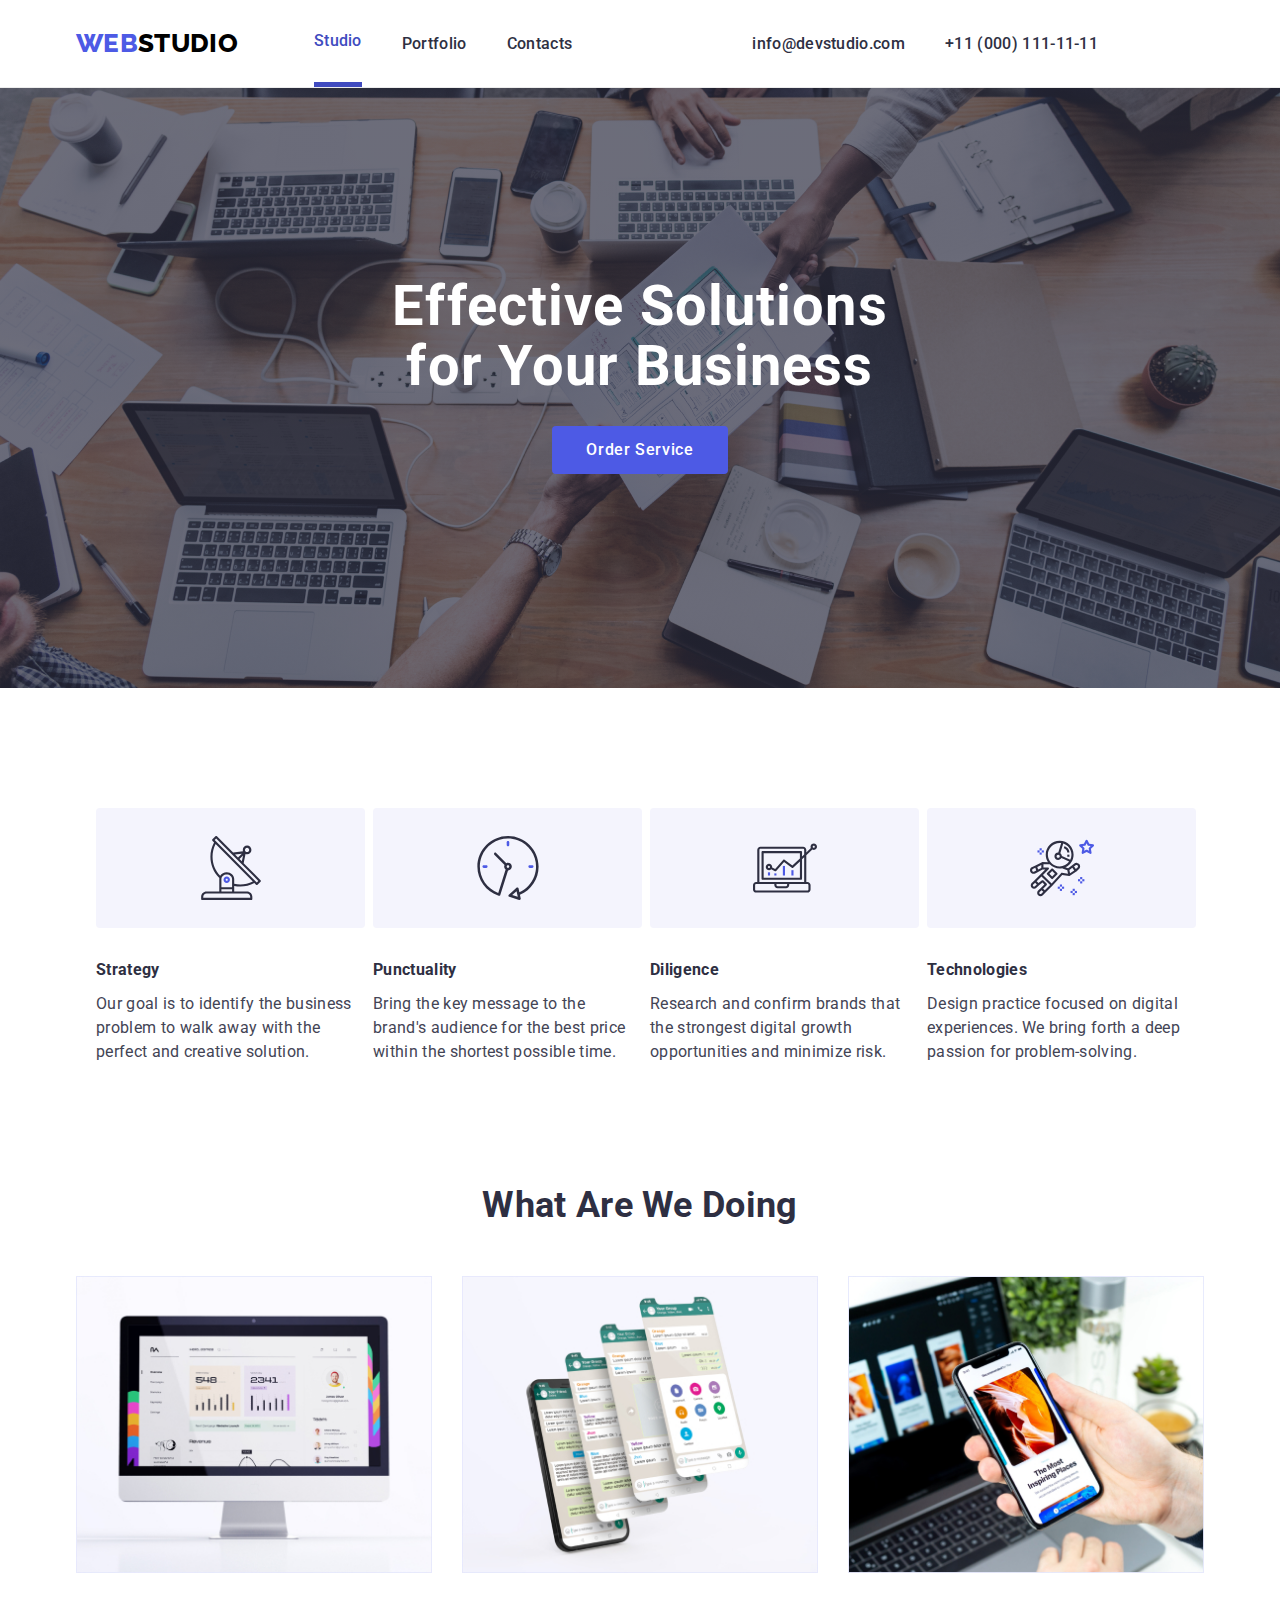
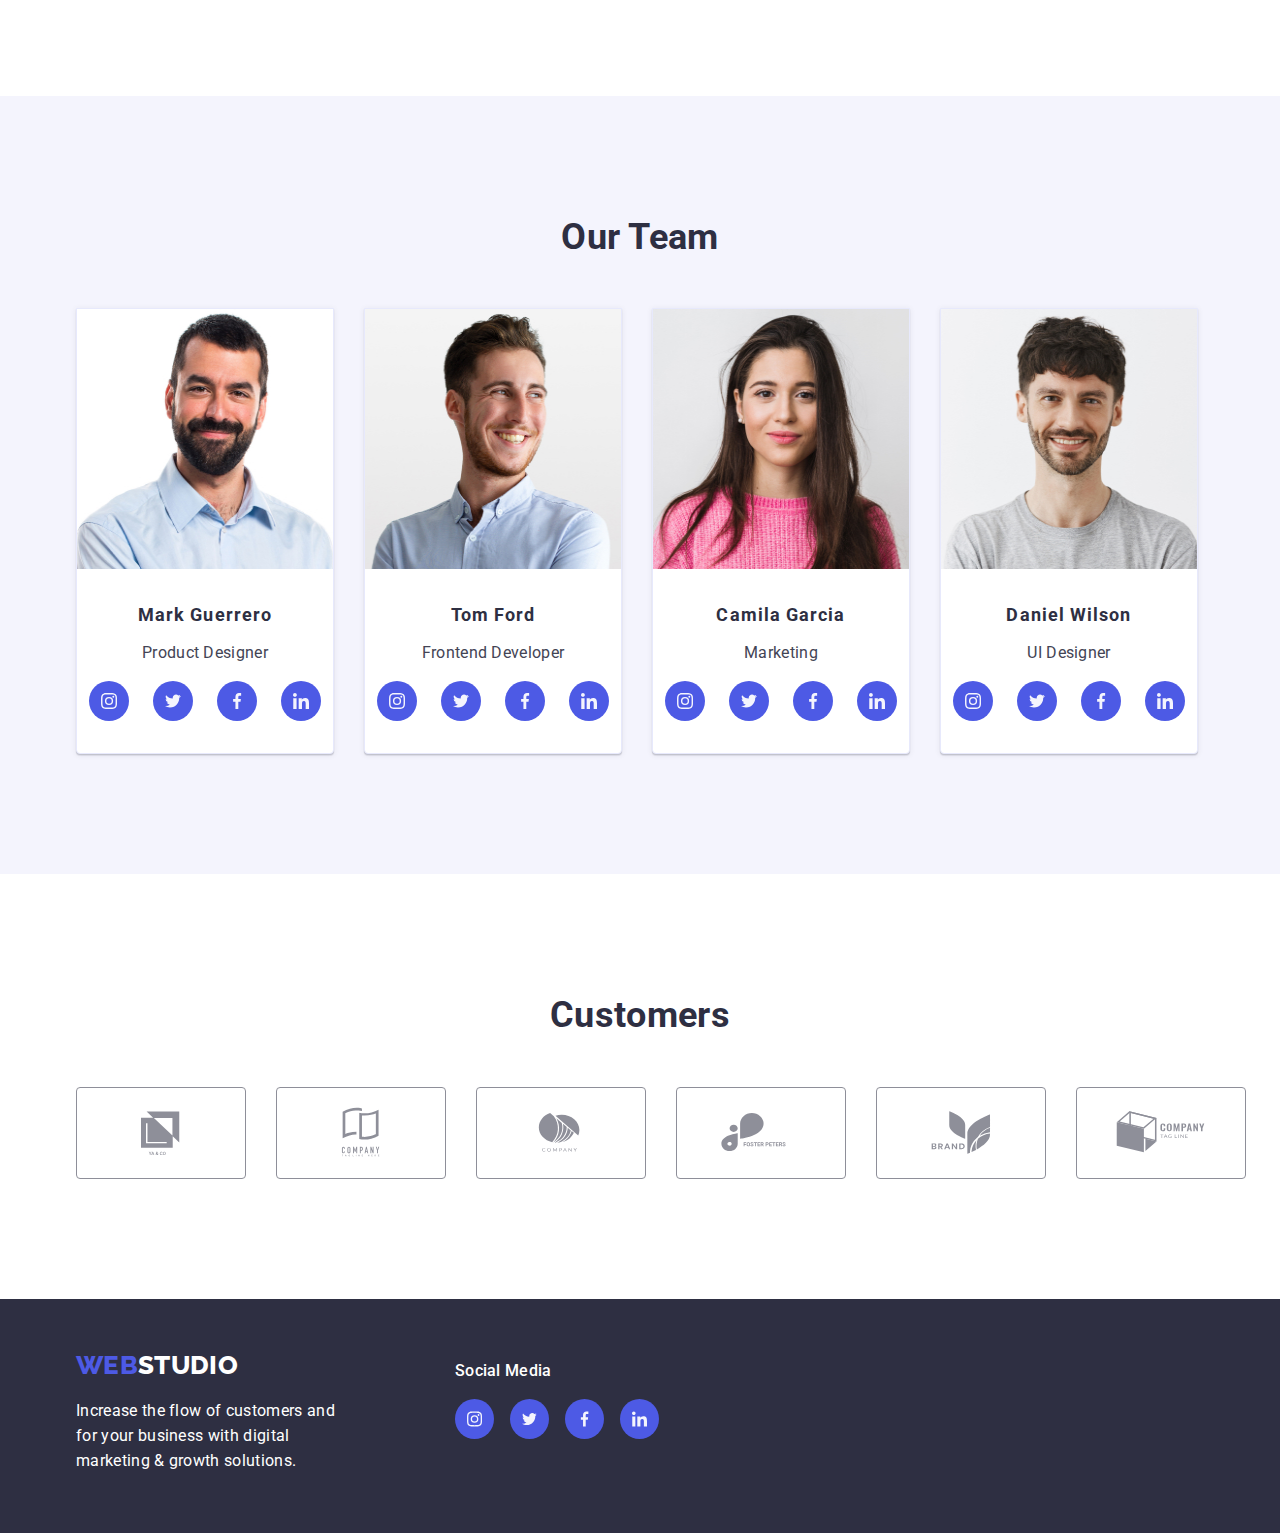
<file: index.html>
<!DOCTYPE html>
<html lang="en">
  <head>
    <title>Web Studio</title>
    <meta charset="utf-8" />
    <link rel="stylesheet" href="./css/style.css" />
    <link
      href="https://fonts.googleapis.com/css2?family=Raleway:wght@800&family=Roboto:wght@400;500;700;900&display=swap"
      rel="stylesheet"
    />
    <link rel="stylesheet" href="./images/icons.svg" />
  </head>

  <body>
    <header class="page-header">
      <div class="container menu">
        <!-- Navigation -->
        <nav class="navigation">
          <!--LOGO TEXT-->
          <a class="logo" href="./index.html">
            WEB<span class="logo-black">STUDIO</span>
          </a>
          <ul class="nav-menu">
            <li class="item">
              <a class="current-page" href="./index.html">Studio</a>
            </li>
            <li class="item">
              <a class="page" href="./portfolio.html">Portfolio</a>
            </li>
            <li class="item">
              <a class="page" href="Contacts">Contacts</a>
            </li>
          </ul>
        </nav>
        <!--Contacts-->
        <address class="address">
          <ul class="contacts-menu">
            <li class="item">
              <a class="contact" href="mailto:info@devstudio.com">
                info@devstudio.com
              </a>
            </li>
            <li class="item">
              <a class="contact" href="tel:+11(000)111-11-11">
                +11 (000) 111-11-11
              </a>
            </li>
          </ul>
        </address>
      </div>
    </header>

    <main>
      <section class="hero">
        <div class="container">
          <div class="bg-hero"></div>
          <h1 class="hero-title">
            Effective Solutions <br />
            for Your Business
          </h1>
          <button type="button" class="button-orderservice">
            Order Service
          </button>
        </div>
      </section>

      <section class="advantages section">
        <div class="container">
          <h2 hidden>2nd Section-Services</h2>
          <ul class="features-list">
            <li class="features-item antenna">
              <!-- <div class="featbox">
                <img
                  class="featimg"
                  src="./images/feat1.svg"
                  alt="antenna"
                  width="64"
                />
              </div> -->
              <div class="featcont">
                <h3 class="title">Strategy</h3>
                <p class="description">
                  Our goal is to identify the business problem to walk away with
                  the perfect and creative solution.
                </p>
              </div>
            </li>
            <li class="features-item clock">
              <!-- <div class="featbox">
                <img
                  class="featimg"
                  src="./images/feat2.svg"
                  alt="clock"
                  width="64"
                />
              </div> -->
              <div class="featcont">
                <h3 class="title">Punctuality</h3>
                <p class="description">
                  Bring the key message to the brand's audience for the best
                  price within the shortest possible time.
                </p>
              </div>
            </li>
            <li class="features-item diagram">
              <!-- <div class="featbox">
                <img
                  class="featimg"
                  src="./images/feat3.svg"
                  alt="diagram"
                  width="64"
                />
              </div> -->
              <div class="featcont">
                <h3 class="title">Diligence</h3>
                <p class="description">
                  Research and confirm brands that the strongest digital growth
                  opportunities and minimize risk.
                </p>
              </div>
            </li>
            <li class="features-item astronaut">
              <!-- <div class="featbox">
                <img
                  class="featimg"
                  src="./images/feat4.svg"
                  alt="astronaut"
                  width="64"
                />
              </div> -->
              <div class="featcont">
                <h3 class="title">Technologies</h3>
                <p class="description">
                  Design practice focused on digital experiences. We bring forth
                  a deep passion for problem-solving.
                </p>
              </div>
            </li>
          </ul>
        </div>
      </section>

      <section class="section no-top-padding">
        <div class="container">
          <h2 class="section-title">What Are We Doing</h2>
          <ul class="whatwedo">
            <li class="item">
              <img
                src="./images/img1.jpg"
                alt="Monitore showing Statistics"
                width="360"
              />
            </li>
            <li class="item">
              <img
                src="./images/img2.jpg"
                alt=" Cellphone messages"
                width="360"
              />
            </li>
            <li class="item">
              <img
                src="./images/img3.jpg"
                alt="Laptop and Cellphone"
                width="360"
              />
            </li>
          </ul>
        </div>
      </section>

      <section class="team our-team">
        <div class="container">
          <h2 class="section-title">Our Team</h2>
          <ul class="ourteam">
            <li class="teamcard-section">
              <img
                class="teamimg"
                src="./images/Team1.jpg"
                alt=" Mark Guerrero, Product Designer"
                width="360"
              />
              <div class="teamcard">
                <h3 class="teamname">Mark Guerrero</h3>
                <p class="teamrole">Product Designer</p>
                <ul class="teams-socmedia">
                  <li class="soc">
                    <a href="#" target="_blank">
                      <svg class="icon" width="16" height="16">
                        <use
                          href="./images/icons.svg#icon-instagram"
                        ></use></svg
                    ></a>
                  </li>
                  <li class="soc">
                    <a href="#" target="_blank">
                      <svg class="icon" width="16" height="16">
                        <use href="./images/icons.svg#icon-twitter"></use></svg
                    ></a>
                  </li>

                  <li class="soc">
                    <a href="#" target="_blank">
                      <svg class="icon" width="16" height="16">
                        <use href="./images/icons.svg#icon-facebook"></use></svg
                    ></a>
                  </li>
                  <li class="soc">
                    <a href="#" target="_blank">
                      <svg class="icon" width="16" height="16">
                        <use href="./images/icons.svg#icon-linkedin"></use></svg
                    ></a>
                  </li>
                </ul>
              </div>
            </li>

            <li class="teamcard-section">
              <img
                class="teamimg"
                src="./images/Team2.jpg"
                alt="Tom Ford, Frontend Developer"
                width="360"
              />
              <div class="teamcard">
                <h3 class="teamname">Tom Ford</h3>
                <p class="teamrole">Frontend Developer</p>
                <ul class="teams-socmedia">
                  <li class="soc">
                    <a href="#" target="_blank">
                      <svg class="icon" width="16" height="16">
                        <use
                          href="./images/icons.svg#icon-instagram"
                        ></use></svg
                    ></a>
                  </li>
                  <li class="soc">
                    <a href="#" target="_blank">
                      <svg class="icon" width="16" height="16">
                        <use href="./images/icons.svg#icon-twitter"></use></svg
                    ></a>
                  </li>

                  <li class="soc">
                    <a href="#" target="_blank">
                      <svg class="icon" width="16" height="16">
                        <use href="./images/icons.svg#icon-facebook"></use></svg
                    ></a>
                  </li>
                  <li class="soc">
                    <a href="#" target="_blank">
                      <svg class="icon" width="16" height="16">
                        <use href="./images/icons.svg#icon-linkedin"></use></svg
                    ></a>
                  </li>
                </ul>
              </div>
            </li>

            <li class="teamcard-section">
              <img
                class="teamimg"
                src="./images/Team3.jpg"
                alt="Camila Garcia, Marketing"
                width="360"
              />
              <div class="teamcard">
                <h3 class="teamname">Camila Garcia</h3>
                <p class="teamrole">Marketing</p>
                <ul class="teams-socmedia">
                  <li class="soc">
                    <a href="#" target="_blank">
                      <svg class="icon" width="16" height="16">
                        <use
                          href="./images/icons.svg#icon-instagram"
                        ></use></svg
                    ></a>
                  </li>
                  <li class="soc">
                    <a href="#" target="_blank">
                      <svg class="icon" width="16" height="16">
                        <use href="./images/icons.svg#icon-twitter"></use></svg
                    ></a>
                  </li>

                  <li class="soc">
                    <a href="#" target="_blank">
                      <svg class="icon" width="16" height="16">
                        <use href="./images/icons.svg#icon-facebook"></use></svg
                    ></a>
                  </li>
                  <li class="soc">
                    <a href="#" target="_blank">
                      <svg class="icon" width="16" height="16">
                        <use href="./images/icons.svg#icon-linkedin"></use></svg
                    ></a>
                  </li>
                </ul>
              </div>
            </li>

            <li class="teamcard-section">
              <img
                src="./images/Team4.jpg"
                alt="Daniel Wilson, UI Designer"
                width="360"
                class="teamimg"
              />
              <div class="teamcard">
                <h3 class="teamname">Daniel Wilson</h3>
                <p class="teamrole">UI Designer</p>
                <ul class="teams-socmedia">
                  <li class="soc">
                    <a href="#" target="_blank">
                      <svg class="icon" width="16" height="16">
                        <use
                          href="./images/icons.svg#icon-instagram"
                        ></use></svg
                    ></a>
                  </li>
                  <li class="soc">
                    <a href="#" target="_blank">
                      <svg class="icon" width="16" height="16">
                        <use href="./images/icons.svg#icon-twitter"></use></svg
                    ></a>
                  </li>

                  <li class="soc">
                    <a href="#" target="_blank">
                      <svg class="icon" width="16" height="16">
                        <use href="./images/icons.svg#icon-facebook"></use></svg
                    ></a>
                  </li>
                  <li class="soc">
                    <a href="#" target="_blank">
                      <svg class="icon" width="16" height="16">
                        <use href="./images/icons.svg#icon-linkedin"></use></svg
                    ></a>
                  </li>
                </ul>
              </div>
            </li>
          </ul>
        </div>
      </section>

      <section class="clients section">
        <div class="container">
          <h2 class="section-title">Customers</h2>
          <ul class="customers">
            <li class="item">
              <a class="company" href="#" target="_blank">
                <svg class="client" width="104" height="56">
                  <use href="./images/icons.svg#client1"></use>
                </svg>
              </a>
            </li>
            <li class="item">
              <a class="company" href="#" target="_blank">
                <svg class="client" width="104" height="56">
                  <use href="./images/icons.svg#client2"></use>
                </svg>
              </a>
            </li>
            <li class="item">
              <a class="company" ref="#" target="_blank">
                <svg class="client" width="104" height="56">
                  <use href="./images/icons.svg#client3"></use>
                </svg>
              </a>
            </li>
            <li class="item">
              <a class="company" href="#" target="_blank">
                <svg class="client" width="104" height="56">
                  <use href="./images/icons.svg#client4"></use>
                </svg>
              </a>
            </li>
            <li class="item">
              <a class="company" href="#" target="_blank">
                <svg class="client" width="104" height="56">
                  <use href="./images/icons.svg#client5"></use>
                </svg>
              </a>
            </li>
            <li class="item">
              <a class="company" href="#" target="_blank">
                <svg class="client" width="104" height="56">
                  <use href="./images/icons.svg#client6"></use>
                </svg>
              </a>
            </li>
          </ul>
        </div>
      </section>
    </main>

    <footer class="footer">
      <div class="container">
        <ul class="footercontent">
          <li class="left-item">
            <a class="logo" href="./index.html">
              WEB<span class="logo-white">STUDIO</span>
            </a>
            <p class="footer-text">
              Increase the flow of customers and <br />
              for your business with digital <br />
              marketing & growth solutions.
            </p>
          </li>
          <li class="socmed-item">
            <h3 class="socmed-text">Social Media</h3>
            <ul class="socmedia">
              <li class="soc">
                <a href="#" target="_blank">
                  <svg class="icon" width="24" height="24">
                    <use href="./images/icons.svg#icon-instagram"></use></svg
                ></a>
              </li>
              <li class="soc">
                <a href="#" target="_blank">
                  <svg class="icon" width="24" height="24">
                    <use href="./images/icons.svg#icon-twitter"></use></svg
                ></a>
              </li>

              <li class="soc">
                <a href="#" target="_blank">
                  <svg class="icon" width="24" height="24">
                    <use href="./images/icons.svg#icon-facebook"></use></svg
                ></a>
              </li>
              <li class="soc">
                <a href="#" target="_blank">
                  <svg class="icon" width="24" height="24">
                    <use href="./images/icons.svg#icon-linkedin"></use></svg
                ></a>
              </li>
            </ul>
          </li>
        </ul>
      </div>
    </footer>
  </body>
</html>
</file>
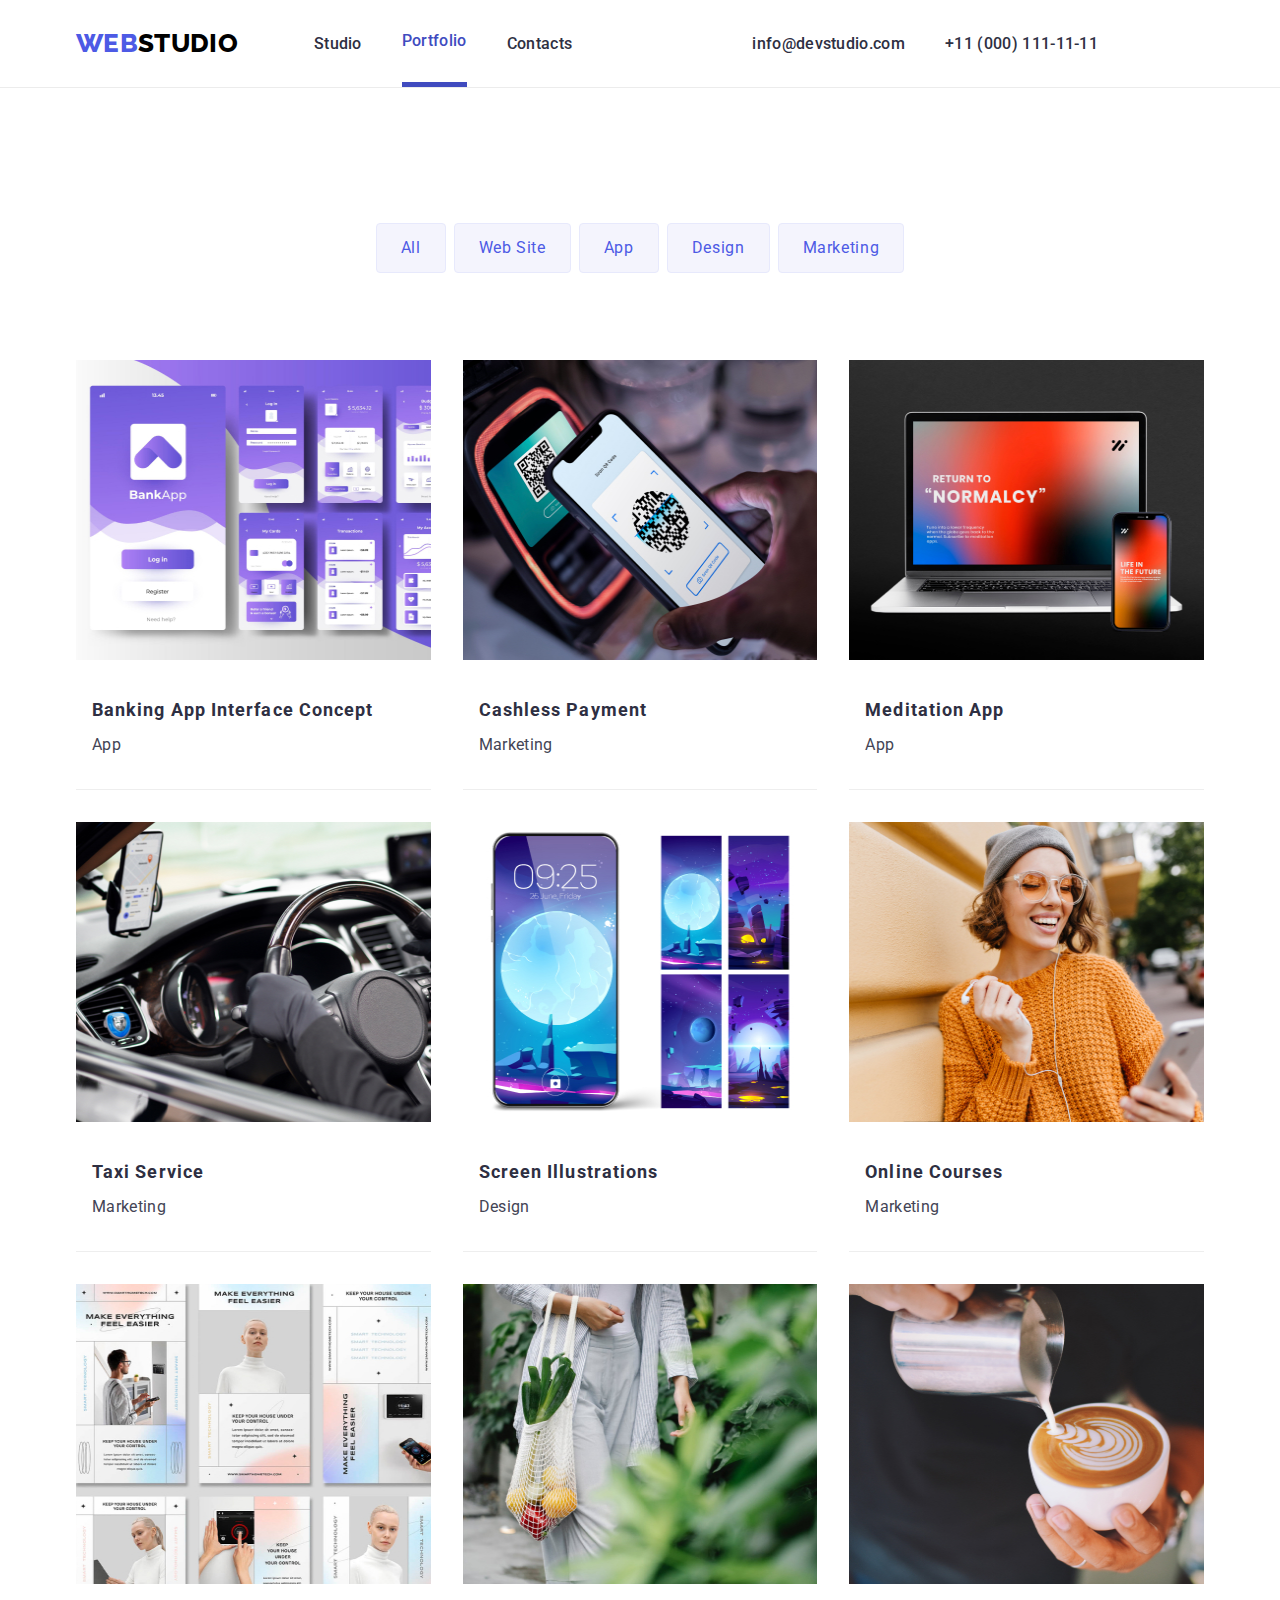
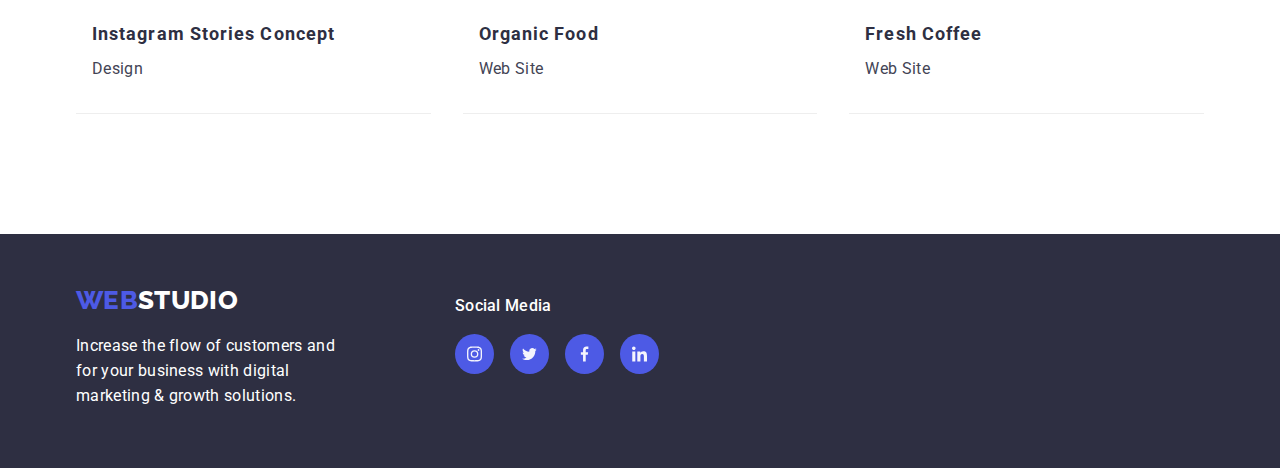
<file: portfolio.html>
<!DOCTYPE html>
<html lang="en">
  <title>Portfolio</title>
  <head>
    <meta charset="utf-8" />
    <link rel="stylesheet" href="./css/style.css" />
    <link
      href="https://fonts.googleapis.com/css2?family=Raleway:wght@800&family=Roboto:wght@400;500;700;900&display=swap"
      rel="stylesheet"
    />
  </head>

  <body>
    <header class="page-header">
      <div class="container menu">
        <!-- Navigation -->
        <nav class="navigation">
          <!--LOGO TEXT-->
          <a class="logo" href="./index.html">
            WEB<span class="logo-black">STUDIO</span>
          </a>

          <ul class="nav-menu">
            <li class="item">
              <a class="page" href="./index.html">Studio</a>
            </li>
            <li class="item">
              <a class="current-page" href="./portfolio.html">Portfolio</a>
            </li>
            <li class="item">
              <a class="page" href="Contacts">Contacts</a>
            </li>
          </ul>
        </nav>
        <!--Contacts-->
        <address class="address">
          <ul class="contacts-menu">
            <li class="item">
              <a class="contact" href="mailto:info@devstudio.com">
                info@devstudio.com
              </a>
            </li>
            <li class="item">
              <a class="contact" href="tel:+11(000)111-11-11">
                +11 (000) 111-11-11
              </a>
            </li>
          </ul>
        </address>
      </div>
    </header>

    <main>
      <section class="section">
        <div class="container">
          <ul class="list-port-nav">
            <li class="list">
              <button type="button" class="button-port-nav">All</button>
            </li>
            <li class="list">
              <button type="button" class="button-port-nav">Web Site</button>
            </li>
            <li class="list">
              <button type="button" class="button-port-nav">App</button>
            </li>
            <li class="list">
              <button type="button" class="button-port-nav">Design</button>
            </li>
            <li class="list">
              <button type="button" class="button-port-nav">Marketing</button>
            </li>
          </ul>

          <ul class="portfolio">
            <li class="list">
              <img
                class="portimg"
                src="./images/portimg1.jpg"
                alt="Banking App Interface Concept- App"
                width="360"
              />
              <div class="content">
                <h3 class="name">Banking App Interface Concept</h3>
                <p claas="type">App</p>
              </div>
            </li>

            <li class="list">
              <img
                class="portimg"
                src="./images/portimg2.jpg"
                alt="Cashless Payment- Marketing"
                width="360"
              />
              <div class="content">
                <h3 class="name">Cashless Payment</h3>
                <p class="type">Marketing</p>
              </div>
            </li>

            <li class="list">
              <img
                class="portimg"
                src="./images/portimg3.jpg"
                alt="Meditation App- App"
                width="360"
              />
              <div class="content">
                <h3 class="name">Meditation App</h3>
                <p class="type">App</p>
              </div>
            </li>

            <li class="list">
              <img
                class="portimg"
                src="./images/portimg4.jpg"
                alt="Taxi Service- Matypeing"
                width="360"
              />
              <div class="content">
                <h3 class="name">Taxi Service</h3>
                <p class="type">Marketing</p>
              </div>
            </li>

            <li class="list">
              <img
                class="portimg"
                src="./images/portimg5.jpg"
                alt="Screen Illustrations- Design"
                width="360"
              />
              <div class="content">
                <h3 class="name">Screen Illustrations</h3>
                <p class="type">Design</p>
              </div>
            </li>

            <li class="list">
              <img
                class="portimg"
                src="./images/portimg6.jpg"
                alt="Online Courses- Marketing"
                width="360"
              />
              <div class="content">
                <h3 class="name">Online Courses</h3>
                <p class="type">Marketing</p>
              </div>
            </li>

            <li class="list">
              <img
                class="portimg"
                src="./images/portimg7.jpg"
                alt="Instagram Stories Concept- Design"
                width="360"
              />
              <div class="content">
                <h3 class="name">Instagram Stories Concept</h3>
                <p class="type">Design</p>
              </div>
            </li>

            <li class="list">
              <img
                class="portimg"
                src="./images/portimg8.jpg"
                alt="Organic Food- Web Site"
                width="360"
              />
              <div class="content">
                <h3 class="name">Organic Food</h3>
                <p class="type">Web Site</p>
              </div>
            </li>

            <li class="list">
              <img
                class="portimg"
                src="./images/portimg9.jpg"
                alt="Fresh Coffee- Web Site"
                width="360"
              />
              <div class="content">
                <h3 class="name">Fresh Coffee</h3>
                <p class="type">Web Site</p>
              </div>
            </li>
          </ul>
        </div>
      </section>
    </main>
    <footer class="footer">
      <div class="container">
        <ul class="footercontent">
          <li class="left-item">
            <a class="logo" href="./index.html">
              WEB<span class="logo-white">STUDIO</span>
            </a>
            <p class="footer-text">
              Increase the flow of customers and <br />
              for your business with digital <br />
              marketing & growth solutions.
            </p>
          </li>
          <li class="socmed-item">
            <h3 class="socmed-text">Social Media</h3>
            <ul class="socmedia">
              <li class="soc">
                <a href="#" target="_blank">
                  <svg class="icon" width="24" height="24">
                    <use href="./images/icons.svg#icon-instagram"></use></svg
                ></a>
              </li>
              <li class="soc">
                <a href="#" target="_blank">
                  <svg class="icon" width="24" height="24">
                    <use href="./images/icons.svg#icon-twitter"></use></svg
                ></a>
              </li>

              <li class="soc">
                <a href="#" target="_blank">
                  <svg class="icon" width="24" height="24">
                    <use href="./images/icons.svg#icon-facebook"></use></svg
                ></a>
              </li>
              <li class="soc">
                <a href="#" target="_blank">
                  <svg class="icon" width="24" height="24">
                    <use href="./images/icons.svg#icon-linkedin"></use></svg
                ></a>
              </li>
            </ul>
          </li>
        </ul>
      </div>
    </footer>
  </body>
</html>
</file>
<file: css/style.css>
:root {
  --iris: #4d5ae5;
  --logo-black: #000000;
  --white-color: #ffffff;
  --button-filter: #f5f4fa;
  --background-black: #2e2f42;
  --text-white-opacity: rgba(255, 255, 255, 0.6);
  --primary-text-color: #434455;
  --navyblue: #2e2f42;
  --primary-black-color: #000000;
  --cloud: #f4f4fd;
  --cornflower: #e7e9fc;
  --font-family-roboto: "Roboto", sans-serif;
  --font-family-raleway: "Raleway", "sans-serif";
  --slate: #434455;
  --hero-officepeople: "./images/hero-office.jpg";
  --OCEAN: #404bbf;
  --herobggrey: #2e2f42;
  --green: #31d0aa;
  --lightslate: #8e8f99;
}

h1,
h3,
h4,
h5,
h6 {
  margin: 0;
  text-align: center;
}

p {
  margin: 0;
  line-height: 25px;
}
ul,
li {
  list-style: none;
  padding: 0;
  margin: 0;
  color: inherit;
}
a {
  text-decoration: none;
}

*,
*::after,
*::before {
  box-sizing: border-box;
  margin: 0;
}

img {
  display: flex;
  max-width: 100%;
  height: auto;
}
body {
  font-family: var(--font-family-roboto);
  background-color: var(--white-color);
  font-size: 16px;
  color: var(--primary-text-color);
  letter-spacing: 0.32px;
}
address {
  font-style: normal;
}
.container {
  width: 1158px;
  padding-left: 15px;
  padding-right: 15px;
  margin: 0 auto;
}

/* logo*/
.logo {
  color: var(--iris);
  font-family: var(--font-family-raleway);
  font-weight: 800;
  line-height: 1.2px;
  font-size: 26px;
}

.logo-black {
  color: var(--logo-black);
}

.logo-white {
  color: var(--white-color);
}

.section {
  padding-top: 120px;
  padding-bottom: 120px;
}

.no-top-padding {
  padding-top: 0;
}

/* header */

.menu,
.nav-menu,
.contacts-menu,
.navigation {
  display: flex;
  align-items: center;
}

.nav-menu {
  margin-left: 76px;
}

.address {
  margin-left: 180px;
  margin-right: 0;
}

.nav-menu .page,
.nav-menu .current-page,
.contacts-menu .contact {
  display: block;
  padding-top: 32px;
  padding-bottom: 32px;
  color: var(--navyblue);
  font-weight: 500;
  font-size: 16px;
  line-height: 1.14;
  letter-spacing: 0.02em;
}
.nav-menu .current-page {
  color: var(--OCEAN);
  border-bottom: 5px solid var(--OCEAN);
  transition: cubic-bezier(0, 0.76, 0.18, 1);
}

.nav-menu .page:hover,
.nav-menu .page:focus,
.nav-menu .current-page:hover,
.nav-menu .current-page:focus,
.contacts-menu .contact:hover,
.contacts-menu .contact:focus {
  color: var(--iris);
}

.nav-menu .item:not(:last-child),
.contacts-menu .item:not(:last-child) {
  margin-right: 40px;
}

.nav-menu .page:hover {
  border-bottom: 5px solid var(--OCEAN);
  transition: cubic-bezier(0, 0.76, 0.18, 1);
  border-radius: 2px;
}

/*FOOTER CONTENT*/
.footer {
  background-color: var(--navyblue);
  padding-top: 60px;
  padding-bottom: 60px;
}

.footer-text {
  text-align: left;
  color: var(--white-color);
  margin-top: 20px;
}

.footercontent {
  display: flex;
  flex-wrap: wrap;
  gap: 120px;
}
.footercontent .left-item .socmed-item {
  flex-basis: calc((100% -120px) / 2);
}
/*SOCIAL CONTENT*/

.socmed-item {
  display: inline-flex;
  justify-content: flex-start;
  align-items: flex-start;
  flex-direction: column;
}

.socmed-text {
  font-family: var(--font-family-roboto);
  font-size: 16px;
  font-style: normal;
  font-weight: 500;
  line-height: 1.5;
  letter-spacing: 0.32px;
  color: white-color;
  padding-bottom: 16px;
}

.socmedia {
  display: inline-flex;
  flex-wrap: wrap;
  gap: 10px;
  align-items: flex-start;
  justify-content: flex-start;
}

.socmedia .soc {
  flex-basis: calc((100% - 50px) / 4);
}

.soc {
  background-color: #4d5ae5;
  width: 40px;
  height: 40px;
  border-radius: 50%;
  background-size: cover;
  background-position: center;
  display: inline-flex;
  flex-direction: column;
  justify-content: center;
  align-items: center;
}

.socmed-text {
  font-family: var(--font-family-roboto);
  font-size: 16px;
  font-style: normal;
  font-weight: 500;
  line-height: 1.5;
  letter-spacing: 0.32px;
  color: var(--white-color);
  padding-bottom: 16px;
}

.socmedia {
  display: inline-flex;
  flex-wrap: wrap;
  gap: 16px;
  align-items: flex-start;
  justify-content: flex-start;
}

.socmedia .soc {
  flex-basis: calc((100% - 52px) / 4);
}

.soc {
  background-color: var(--iris);
  width: 40px;
  height: 40px;
  border-radius: 50%;
  background-size: cover;
  background-position: center;
  display: inline-flex;
  padding-bottom: 12px;
  padding-top: 12px;
  padding-left: 12px;
  padding-right: 12px;
  flex-direction: column;
  justify-content: center;
  align-items: center;
}

.icon {
  width: 100%;
  fill: var(--cloud);
}
.soc:hover {
  background: var(--green);
}
.teams-socmedia .soc:hover {
  background: var(--OCEAN);
}
li a {
  line-height: 0;
}
/*HERO - 1st section*/

.hero {
  background-color: var(--navyblue);
  background-image: linear-gradient(
      rgba(46, 47, 66, 0.7),
      rgba(46, 47, 66, 0.7)
    ),
    url("../images/hero-office.jpg");
  background-position: center;
  background-repeat: no-repeat;
  text-align: center;
  margin: 0 auto;
  max-width: 1440px;
  height: 600px;
  padding-top: 188px;
  padding-bottom: 188px;
  background-size: cover;
}

.hero-title {
  margin-bottom: 30px;
  font-family: var(--font-family-roboto);
  color: var(--white-color);
  font-size: 56px;
  font-weight: 700;
  line-height: 60px;
  letter-spacing: 1.12px;
}

.section-title {
  margin-bottom: 50px;
  color: var(--navyblue);
  font-weight: 700;
  font-size: 36px;
  line-height: 1.17;
  text-align: center;
}

/*FEATURES- 2nd section*/
.features-list {
  display: flex;
  flex-wrap: wrap;
  margin-left: 20px;
  width: 1100px;
  gap: 8px;
}

.features-list .features-item {
  flex-basis: calc((100% - 24px) / 4);
}

.features-list .title {
  margin-bottom: 10px;
  color: var(--navyblue);
  font-weight: 700;
  font-size: 16px;
  line-height: 1.5;
}

.features-list .description {
  line-height: 1.5;
  color: var(--slate);
}

.features-list .featimg {
  height: 64px;
}

.featbox {
  padding-left: 100px;
  padding-right: 100px;
  padding-bottom: 24px;
  padding-top: 24px;
  border-radius: 4px;
  background-color: var(--cloud);
  border: 4px 1px solid var(--cloud);
}
.featcont {
  display: flex;
  flex-direction: column;
  align-items: flex-start;
  justify-content: flex-start;
}

/* Icons */

.features-item.antenna::before,
.features-item.clock::before,
.features-item.diagram::before,
.features-item.astronaut::before {
  content: "";
  display: block;
  margin-bottom: 30px;
  height: 120px;
  border-radius: 4px;
  background-repeat: no-repeat;
  background-color: var(--cloud);
  background-position: center;
}

.features-item.antenna::before {
  background-image: url(../images/feat1.svg);
}

.features-item.clock::before {
  background-image: url(../images/feat2.svg);
}

.features-item.diagram::before {
  background-image: url(../images/feat3.svg);
}

.features-item.astronaut::before {
  background-image: url(../images/feat4.svg);
}

/*3nd section- what are we doing*/

.whatwedo {
  display: flex;
  flex-wrap: wrap;
  gap: 30px;
}

.whatwedo .item {
  flex-basis: calc((100% - 60px) / 3);
}
.whatwedo .item {
  height: 300px;
}

/*our team */
.our-team {
  padding-top: 120px;
  padding-bottom: 120px;
  background-color: var(--cloud);
}

.ourteam {
  display: flex;
  flex-wrap: wrap;
  gap: 30px;
}

.ourteam .teamcard-section {
  flex-basis: calc((100% - 96px) / 4);
}

.teamcard-section {
  border: 1px solid var(--cornflower);
  box-shadow: 0px 2px 1px 0px rgba(46, 47, 66, 0.08),
    0px 1px 1px 0px rgba(46, 47, 66, 0.16),
    0px 1px 6px 0px rgba(46, 47, 66, 0.08);
  border-radius: 0px 0px 4px 4px;
  background: var(--white-color);
}
.teamcard {
  padding: 32px 0px;
  display: flex;
  justify-content: center;
  align-items: center;
  flex-direction: column;
  gap: 8px;
}

.teamcard-section:hover {
  box-shadow: 0px 4px 2px 0px rgba(46, 47, 66, 0.08),
    0px 2px 2px 0px rgba(46, 47, 66, 0.16),
    0px 2px 7px 0px rgba(46, 47, 66, 0.08);
}
/*
.teamcard {
  background-color: var(--white-color);
  padding: 32px 20px;
  border: 1px solid #eeeeee;
  border-top: 0;
  display: flex;
  flex-direction: column;
  align-items: center;
  justify-content: center;
}*/
.teams-socmedia {
  display: flex;
  justify-content: center;
  align-items: center;
  gap: 24px;
}
.teamimg {
  height: 260px;
}
.ourteam .teamname {
  margin-bottom: 4px;
  color: var(--navyblue);
  font-weight: 700px;
  font-size: 18px;
  line-height: 1.5;
  letter-spacing: 0.06em;
}

.project .teamrole {
  color: var(--slate);
  font-weight: 400;
  font-size: 16px;
  letter-spacing: 1.5;
}
.teamrole {
  padding-bottom: 8px;
}

/*4th section- customer*/

.customers {
  display: flex;
  gap: 30px;
}
.customers .item {
  flex-basis: calc((100% - 150px) / 6);
}
/* .customers .item {
  width: 168px;
  height: 88px;
  border-radius: 4px;
  border: 1px solid var(--lightslate);
  padding-top: 16px;
  padding-bottom: 16px;
  padding-left: 32px;
  padding-right: 32px; 
}*/
/* .company {
  fill: var(--lightslate);
} */
.customers .company {
  display: inline-flex;
  justify-content: center;
  align-items: center;
  width: 170px;
  height: 92px;
  color: var(--lightslate);
  border: 1px solid var(--lightslate);
  border-radius: 4px;
}

.customers .client {
  fill: currentColor;
}

.customers .company:hover,
.customers .company:focus {
  border: 1px solid var(--OCEAN);
  color: var(--OCEAN);
}

/* .client {
  fill: var(--lightslate);
}
.company :hover,
.company :focus {
  border-color: var(--OCEAN);
  fill: var(--OCEAN);
}
.customers .client :hover,
.customers .client :focus {
  border-color: var(--OCEAN);
  fill: var(--OCEAN);
} */
/* .client:hover,
.client:focus {
  fill: var(--OCEAN);
} */
/*
.company:hover,
.company:focus {
  border-color: var(--OCEAN);
  cursor: pointer;
}
.customers:hover,
.customers:focus {
  border-color: var(--OCEAN);
  cursor: pointer;
}
.customers:hover svg,
.customers:focus svg {
  fill: var(--OCEAN);
} */
/* .customers .item:hover,
.customers .item:focus {
  border-color: var(--OCEAN);
 
  fill: var(--OCEAN);
} */
/*
.customers .company .client {
  fill: var(--lightslate);
}*/
/*PORTFOLIO*/
.portfolio {
  display: flex;
  flex-wrap: wrap;
  gap: 32px;
}
.portfolio .list:hover,
.portfolio .list:focus {
  box-shadow: 0px 2px 1px 0px rgba(46, 47, 66, 0.08),
    0px 1px 1px 0px rgba(46, 47, 66, 0.16),
    0px 1px 6px 0px rgba(46, 47, 66, 0.08);
  cursor: pointer;
}
.portfolio .list {
  flex-basis: calc((100% - 64px) / 3);
}
.portimg {
  height: 300px;
}

.content {
  background-color: var(--white-color);
  padding: 32px 16px;
  border-bottom: 1px solid #eeeeee;
  border-top: 0;
  display: flex;
  flex-direction: column;
  align-items: flex-start;
  justify-content: flex-start;
}

.portfolio .name {
  margin-bottom: 4px;
  color: var(--navyblue);
  font-weight: 700px;
  font-size: 18px;
  line-height: 2;
  letter-spacing: 0.06em;
}

.portfolio .type {
  color: var(--slate);
  font-weight: 400;
  font-size: 16px;
  letter-spacing: 0.32px;
}

/* Button Text */
.button-orderservice {
  font-family: inherit;
  border-radius: 4px;
  border-color: transparent;
  cursor: pointer;
  font-size: 16px;
  font-weight: 500;
  line-height: 1.5;
  letter-spacing: 0.64px;
  color: var(--white-color);
  padding: 10px 32px;
  background: var(--iris);
  border-radius: 4px;
}

.button-orderservice:hover,
.button-orderservice:focus {
  background-color: var(--OCEAN);
  text-align: center;
  cursor: pointer;
  color: var(--white-color);
  box-shadow: 0px 4px 4px 0px rgba(0, 0, 0, 0.15);
}

.button-port-nav:hover,
.button-port-nav:focus {
  background-color: var(--iris);
  color: var(--cloud);
  text-align: center;
  cursor: pointer;
  box-shadow: 0px 4px 4px 0px rgba(0, 0, 0, 0.15);
}

.button-port-nav {
  background-color: var(--cloud);
  display: flex;
  padding: 12px 24px;
  border: 1px solid var(--cornflower);
  color: var(--iris);
  text-align: center;
  font-family: var(--font-family-roboto);
  font-size: 16px;
  font-style: normal;
  font-weight: 400 900;
  line-height: 1.5;
  letter-spacing: 0.64px;
  border-radius: 4px;
}

.page-header {
  border-bottom: 1px solid #ececec;
}
.list-port-nav {
  display: flex;
  gap: 8px;
  padding: 15px;
  margin: 0;
  margin-bottom: 72px;
  list-style: none;
  border-radius: 4px;
  justify-content: center;
}
</file>
